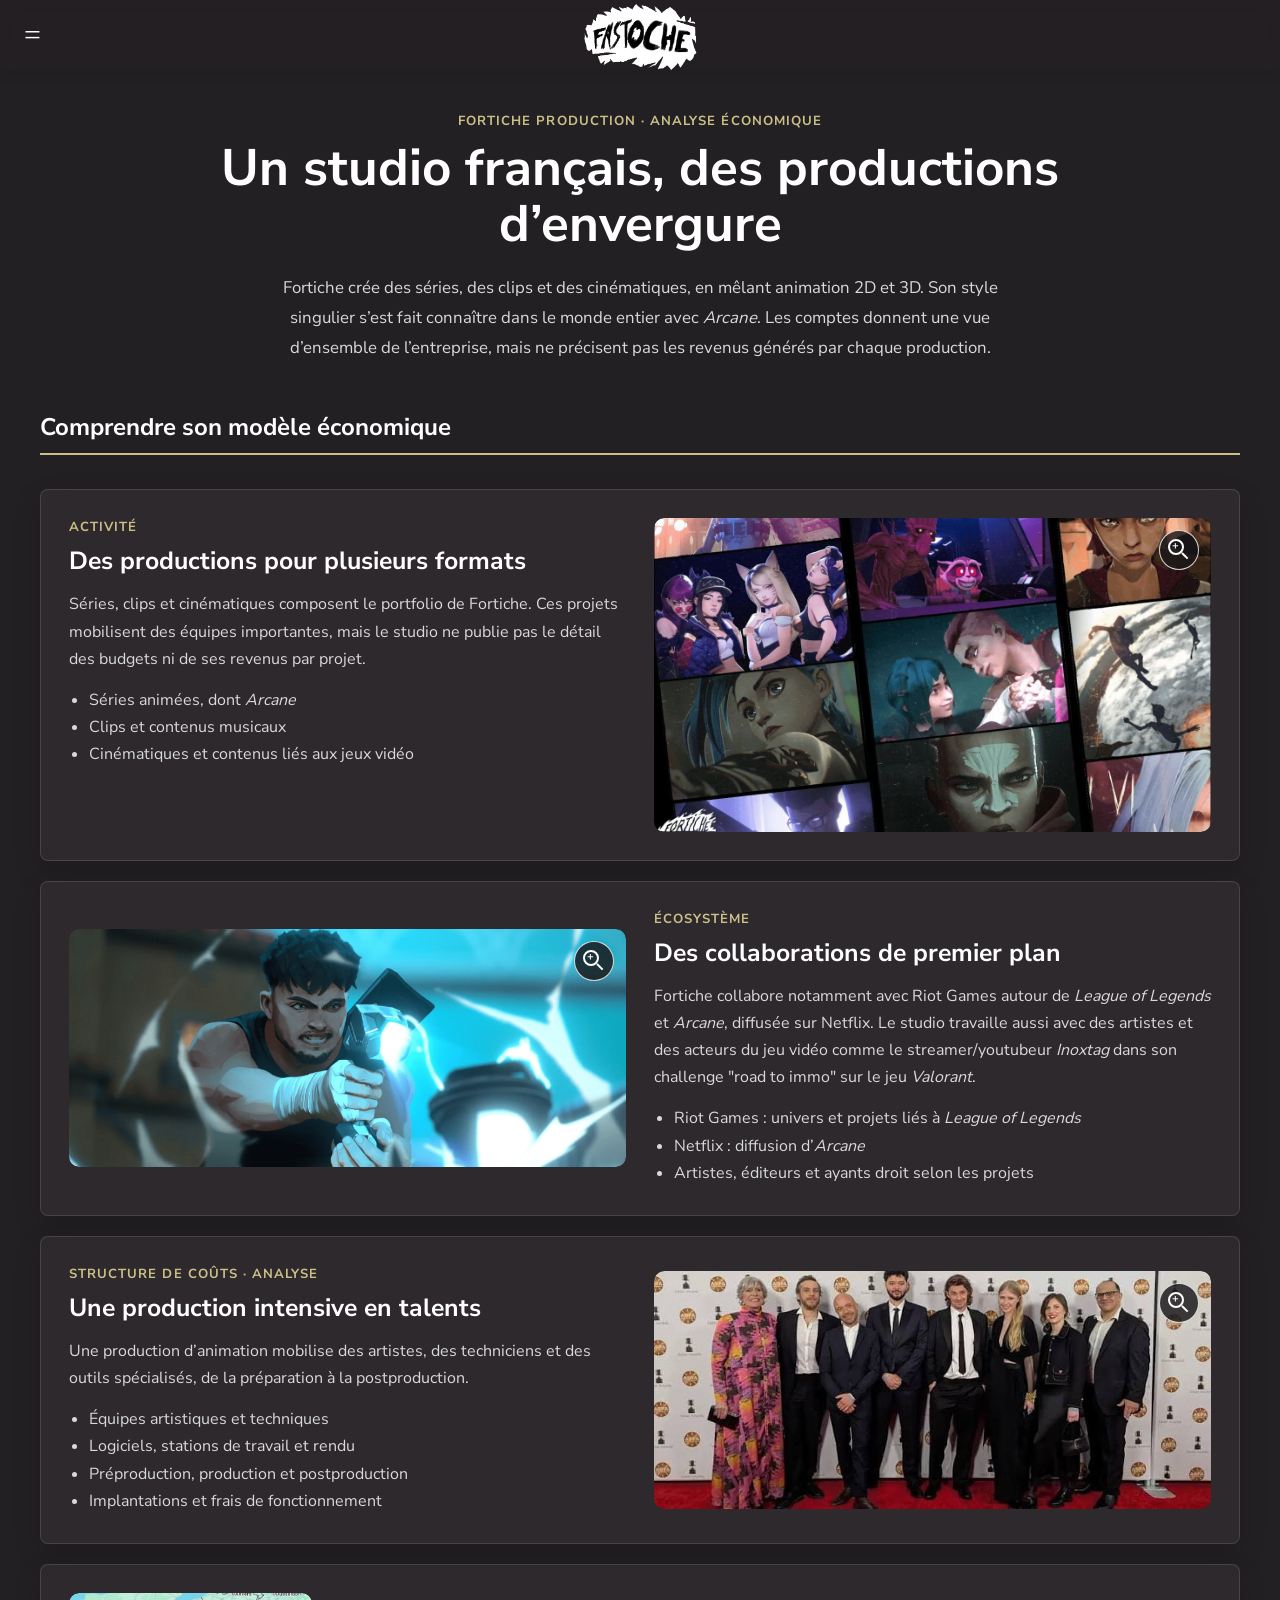
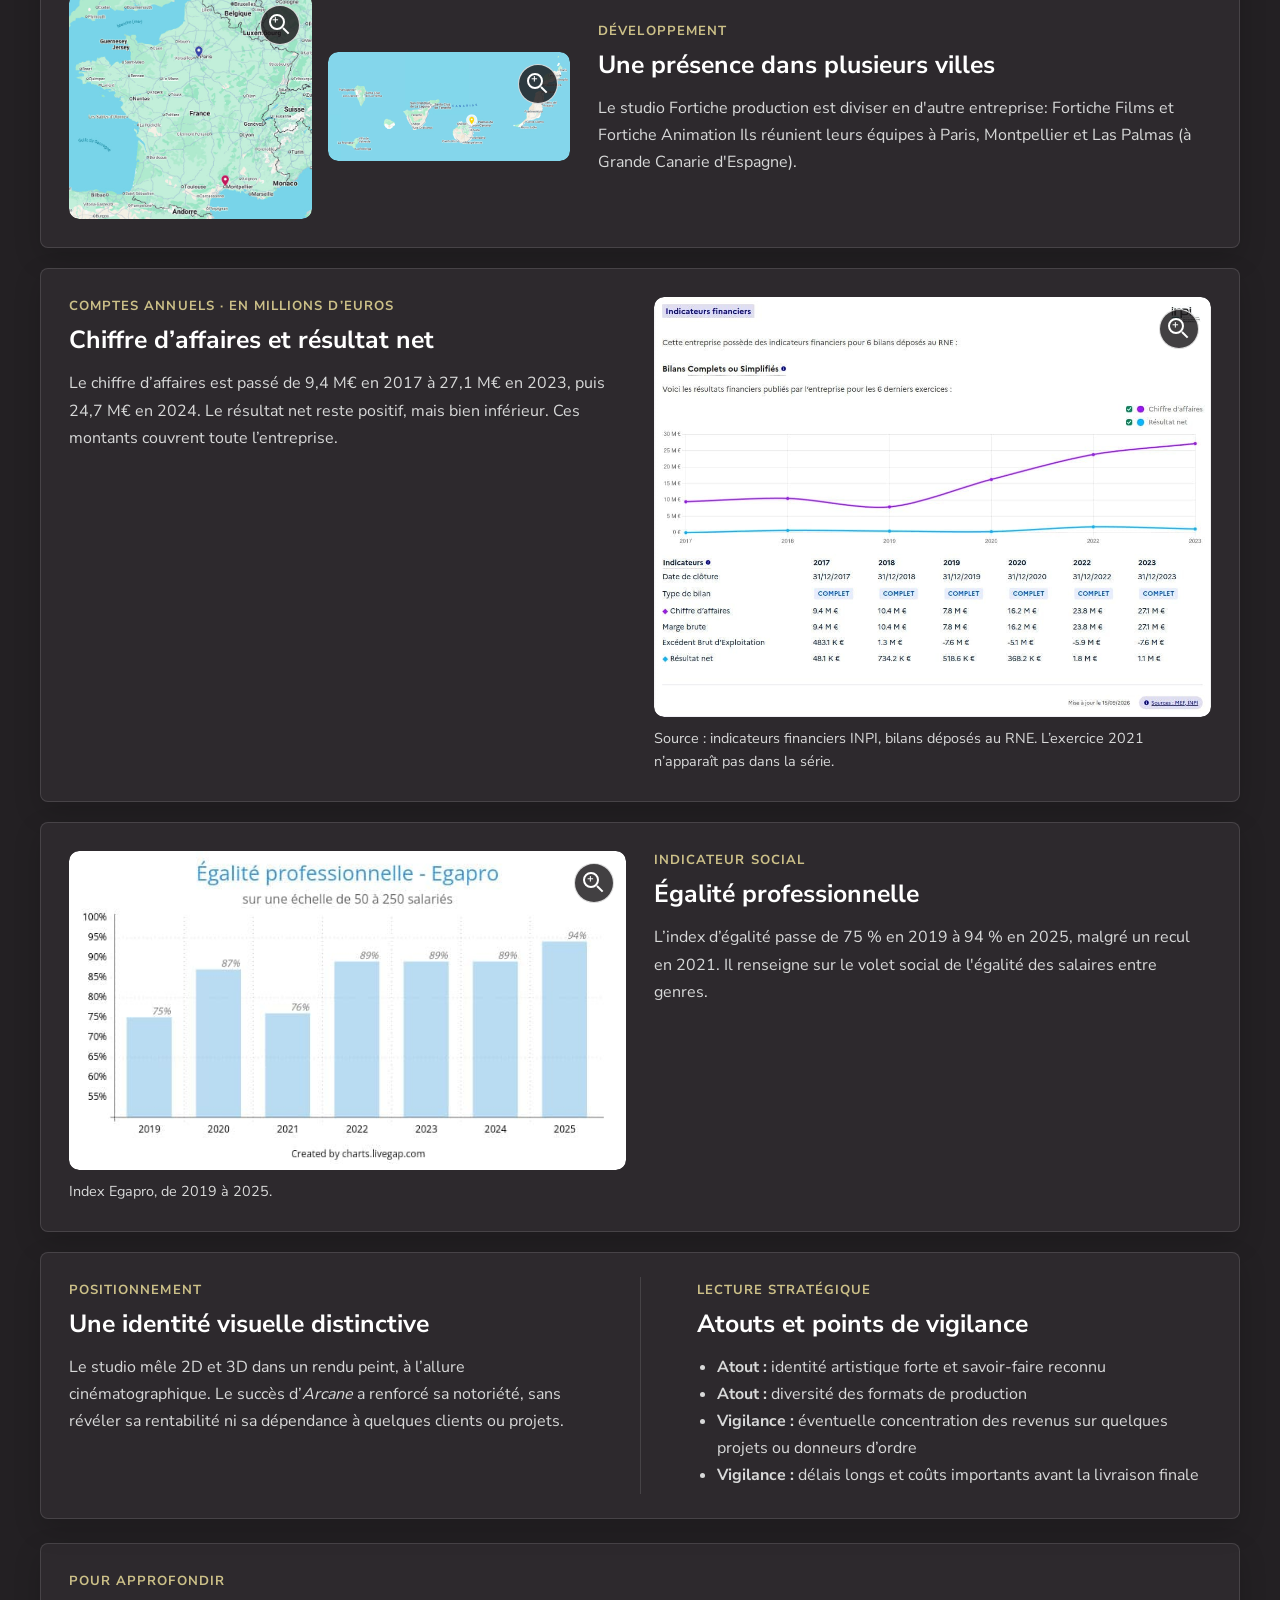
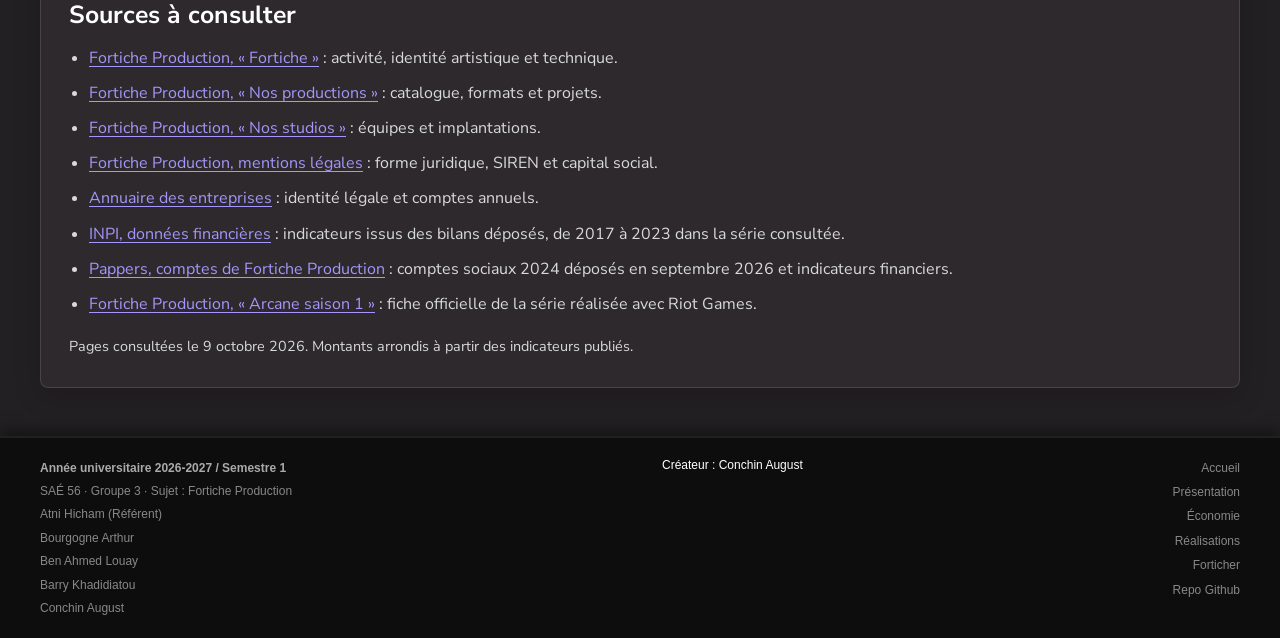
<file: economy.html>
<!DOCTYPE html>
<html lang="fr">
<head>
    <meta charset="UTF-8">
    <meta name="viewport" content="width=device-width, initial-scale=1.0">
    <title>Fortiche Studio | Économie</title>
    <link rel="stylesheet" href="./css/styles.css">
    <link rel="stylesheet" href="./css/pages/economy.css">
    <link rel="icon" href="./assets/icone/favicon.ico">
</head>
<body>
    <header>
        <nav class="navigation">
            <div class="menu-container">
                <input type="checkbox" id="menu-toggle" class="menu-checkbox">
                <label for="menu-toggle" class="menu-button">=</label>

                <div class="menu-links">
                    <a href="index.html">Accueil</a>
                    <a href="presentation.html">Présentation</a>
                    <a href="economy.html" class="active">Economie</a>
                    <a href="projets.html">Realisations</a>
                    <a href="team.html">Forticher</a>
                </div>
            </div>

          <img src="./assets/fortiche_blanc.png" alt="Logo fastoche" class="nav-gif">
            <div class="nav-spacer"></div>
        </nav>
    </header>

    <main class="economy-page">
        <section class="economy-hero">
            <p class="eyebrow">Fortiche Production · Analyse économique</p>
            <h1>Un studio français, des productions d’envergure</h1>
            <p>
                Fortiche crée des séries, des clips et des cinématiques, en mêlant animation 2D et 3D.
                Son style singulier s’est fait connaître dans le monde entier avec <em>Arcane</em>.
                Les comptes donnent une vue d’ensemble de l’entreprise, mais ne précisent pas les revenus
                générés par chaque production.
            </p>
        </section>

        <section class="economy-grid">
            <h2 class="section-heading">Comprendre son modèle économique</h2>
            <article class="info-card wide-card">
                <div class="card-copy">
                    <p class="card-kicker">Activité</p>
                    <h2>Des productions pour plusieurs formats</h2>
                    <p>
                        Séries, clips et cinématiques composent le portfolio de Fortiche. Ces projets mobilisent des
                        équipes importantes, mais le studio ne publie pas le détail des budgets ni de ses revenus par projet.
                    </p>
                    <ul>
                        <li>Séries animées, dont <em>Arcane</em></li>
                        <li>Clips et contenus musicaux</li>
                        <li>Cinématiques et contenus liés aux jeux vidéo</li>
                    </ul>
                </div>
                <figure class="image-figure activity-img">
                    <a class="image-link" href="./assets/fortiche-banderole.jpg"
                       target="_blank" rel="noopener noreferrer" aria-label="Agrandir la mosaïque d’images d’Arcane">
                        <img src="./assets/fortiche-banderole.jpg"
                             alt="Mosaïque de scènes d’Arcane, avec le logo Fortiche dans le coin inférieur gauche.">
                        <span class="zoom-indicator" aria-hidden="true"><span>+</span></span>
                    </a>
                </figure>
            </article>

            <article class="info-card wide-card client-card">
                <figure class="image-figure collab-img">
                    <a class="image-link" href="./assets/fortiche-colab-inoxtag.jpg"
                       target="_blank" rel="noopener noreferrer" aria-label="Agrandir l’image de collaboration autour de Valorant">
                        <img src="./assets/fortiche-colab-inoxtag.jpg"
                             alt="Personnage animé de Valorant dans une scène éclairée en bleu.">
                        <span class="zoom-indicator" aria-hidden="true"><span>+</span></span>
                    </a>
                </figure>
                <div class="card-copy">
                    <p class="card-kicker">Écosystème</p>
                    <h2>Des collaborations de premier plan</h2>
                    <p>
                        Fortiche collabore notamment avec Riot Games autour de <em>League of Legends</em> et
                        <em>Arcane</em>, diffusée sur Netflix. Le studio travaille aussi avec des artistes et des acteurs
                        du jeu vidéo comme le streamer/youtubeur <em>Inoxtag</em> dans son challenge "road to immo" sur le jeu <em>Valorant</em>.
                    </p>
                    <ul>
                        <li>Riot Games : univers et projets liés à <em>League of Legends</em></li>
                        <li>Netflix : diffusion d’<em>Arcane</em></li>
                        <li>Artistes, éditeurs et ayants droit selon les projets</li>
                    </ul>
                </div>
            </article>

            <article class="info-card wide-card production-card">
                <div class="card-copy">
                    <p class="card-kicker">Structure de coûts · analyse</p>
                    <h2>Une production intensive en talents</h2>
                    <p>
                        Une production d’animation mobilise des artistes, des techniciens et des outils spécialisés,
                        de la préparation à la postproduction.
                    </p>
                    <ul>
                        <li>Équipes artistiques et techniques</li>
                        <li>Logiciels, stations de travail et rendu</li>
                        <li>Préproduction, production et postproduction</li>
                        <li>Implantations et frais de fonctionnement</li>
                    </ul>
                </div>
                <figure class="image-figure production-img">
                    <a class="image-link" href="./assets/fortiche-equipe-x-riot.jpeg"
                       target="_blank" rel="noopener noreferrer" aria-label="Agrandir la photo de l’équipe Fortiche">
                        <img src="./assets/fortiche-equipe-x-riot.jpeg"
                             alt="Membres de l’équipe Fortiche réunis lors d’un événement devant un mur de logos.">
                        <span class="zoom-indicator" aria-hidden="true"><span>+</span></span>
                    </a>
                </figure>
            </article>

            <article class="info-card wide-card studios-card">
                <div class="studio-maps">
                    <figure class="image-figure studios-img">
                        <a class="image-link" href="./assets/fortiche-carte-studios.jpg"
                           target="_blank" rel="noopener noreferrer" aria-label="Agrandir la carte des studios Fortiche">
                            <img src="./assets/fortiche-carte-studios.jpg"
                                 alt="Carte des implantations Fortiche en France, avec des repères à Paris et Montpellier.">
                            <span class="zoom-indicator" aria-hidden="true"><span>+</span></span>
                        </a>
                    </figure>
                    <figure class="image-figure laspalmas-img">
                        <a class="image-link" href="./assets/fortiche-carte-studio-laspalmas.jpg"
                           target="_blank" rel="noopener noreferrer" aria-label="Agrandir la carte du studio de Las Palmas">
                            <img src="./assets/fortiche-carte-studio-laspalmas.jpg"
                                 alt="Carte des îles Canaries avec un repère sur Las Palmas de Gran Canaria.">
                            <span class="zoom-indicator" aria-hidden="true"><span>+</span></span>
                        </a>
                    </figure>
                </div>
                <div class="card-copy">
                    <p class="card-kicker">Développement</p>
                    <h2>Une présence dans plusieurs villes</h2>
                    <p>
                        Le studio Fortiche production est diviser en d'autre entreprise: Fortiche Films et Fortiche Animation
                        Ils réunient leurs équipes à Paris, Montpellier et Las Palmas (à Grande Canarie d'Espagne).
                    </p>
                </div>
            </article>

            <article class="info-card wide-card chart-card">
                <div class="card-copy">
                    <p class="card-kicker">Comptes annuels · en millions d’euros</p>
                    <h2>Chiffre d’affaires et résultat net</h2>
                    <p>
                        Le chiffre d’affaires est passé de 9,4 M€ en 2017 à 27,1 M€ en 2023, puis 24,7 M€ en 2024.
                        Le résultat net reste positif, mais bien inférieur. Ces montants couvrent toute l’entreprise.
                    </p>
                </div>
                <figure class="image-figure finance-img">
                          <a class="image-link" href="./assets/resultats_financers_fortiche.jpg"
                            target="_blank" rel="noopener noreferrer" aria-label="Agrandir le graphique des indicateurs financiers de Fortiche">
                        <img src="./assets/resultats_financers_fortiche.jpg"
                             alt="Indicateurs financiers de Fortiche Production : chiffre d’affaires et résultat net pour les exercices 2017, 2018, 2019, 2020, 2022 et 2023.">
                        <span class="zoom-indicator" aria-hidden="true"><span>+</span></span>
                          </a>
                    <figcaption>Source : indicateurs financiers INPI, bilans déposés au RNE. L’exercice 2021 n’apparaît pas dans la série.</figcaption>
                </figure>
            </article>

            <article class="info-card wide-card chart-card">
                <figure class="image-figure social-img">
                          <a class="image-link" href="./assets/egaliter_revenue_sexe.jpg"
                            target="_blank" rel="noopener noreferrer" aria-label="Agrandir le graphique de l’index d’égalité professionnelle">
                        <img src="./assets/egaliter_revenue_sexe.jpg"
                             alt="Évolution de l’index d’égalité professionnelle : 75 % en 2019, 87 % en 2020, 76 % en 2021, 89 % de 2022 à 2024, et 94 % en 2025.">
                        <span class="zoom-indicator" aria-hidden="true"><span>+</span></span>
                          </a>
                    <figcaption>Index Egapro, de 2019 à 2025.</figcaption>
                </figure>
                <div class="card-copy">
                    <p class="card-kicker">Indicateur social</p>
                    <h2>Égalité professionnelle</h2>
                    <p>
                        L’index d’égalité passe de 75 % en 2019 à 94 % en 2025, malgré un recul en 2021.
                        Il renseigne sur le volet social de l'égalité des salaires entre genres.
                    </p>
                </div>
            </article>

            <article class="info-card combined-card">
                <div class="combined-column">
                    <p class="card-kicker">Positionnement</p>
                    <h2>Une identité visuelle distinctive</h2>
                    <p>
                        Le studio mêle 2D et 3D dans un rendu peint, à l’allure cinématographique.
                        Le succès d’<em>Arcane</em> a renforcé sa notoriété, sans révéler sa rentabilité
                        ni sa dépendance à quelques clients ou projets.
                    </p>
                </div>

                <div class="divider" aria-hidden="true"></div>

                <div class="combined-column">
                    <p class="card-kicker">Lecture stratégique</p>
                    <h2>Atouts et points de vigilance</h2>
                    <ul>
                        <li><strong>Atout :</strong> identité artistique forte et savoir-faire reconnu</li>
                        <li><strong>Atout :</strong> diversité des formats de production</li>
                        <li><strong>Vigilance :</strong> éventuelle concentration des revenus sur quelques projets ou donneurs d’ordre</li>
                        <li><strong>Vigilance :</strong> délais longs et coûts importants avant la livraison finale</li>
                    </ul>
                </div>
            </article>
        </section>

        <section class="sources">
            <p class="card-kicker">Pour approfondir</p>
            <h2>Sources à consulter</h2>
            <ul>
                <li><a href="https://forticheprod.com/fr/fortiche/" target="_blank" rel="noopener noreferrer">Fortiche Production, « Fortiche »</a> : activité, identité artistique et technique.</li>
                <li><a href="https://forticheprod.com/fr/fortichize/" target="_blank" rel="noopener noreferrer">Fortiche Production, « Nos productions »</a> : catalogue, formats et projets.</li>
                <li><a href="https://forticheprod.com/fr/forticher/" target="_blank" rel="noopener noreferrer">Fortiche Production, « Nos studios »</a> : équipes et implantations.</li>
                <li><a href="https://forticheprod.com/fr/mentions-legales/" target="_blank" rel="noopener noreferrer">Fortiche Production, mentions légales</a> : forme juridique, SIREN et capital social.</li>
                <li><a href="https://annuaire-entreprises.data.gouv.fr/entreprise/fortiche-production-512985797" target="_blank" rel="noopener noreferrer">Annuaire des entreprises</a> : identité légale et comptes annuels.</li>
                <li><a href="https://data.inpi.fr/entreprises/512985797" target="_blank" rel="noopener noreferrer">INPI, données financières</a> : indicateurs issus des bilans déposés, de 2017 à 2023 dans la série consultée.</li>
                <li><a href="https://www.pappers.fr/entreprise/fortiche-production-512985797" target="_blank" rel="noopener noreferrer">Pappers, comptes de Fortiche Production</a> : comptes sociaux 2024 déposés en septembre 2026 et indicateurs financiers.</li>
                <li><a href="https://forticheprod.com/fr/portfolio/arcane-season-1/" target="_blank" rel="noopener noreferrer">Fortiche Production, « Arcane saison 1 »</a> : fiche officielle de la série réalisée avec Riot Games.</li>
            </ul>
            <p class="source-date">Pages consultées le 9 octobre 2026. Montants arrondis à partir des indicateurs publiés.</p>
        </section>
    </main>

    <footer>
        <div class="footer-gauche">
            <p class="footer-annee">Année universitaire 2026-2027 / Semestre 1</p>
            <p>SAÉ 56 · Groupe 3 · Sujet : Fortiche Production</p>
            <p>Atni Hicham (Référent)</p>
            <p>Bourgogne Arthur</p>
            <p>Ben Ahmed Louay</p>
            <p>Barry Khadidiatou</p>
            <p>Conchin August</p>
        </div>

        <div class="footer-centre">
            <a href="https://github.com/daperkz" target="_blank" rel="noopener noreferrer">Créateur : Conchin August</a>
        </div>

        <div class="footer-droite">
            <a href="index.html">Accueil</a>
            <a href="presentation.html">Présentation</a>
            <a href="economy.html">Économie</a>
            <a href="projets.html">Réalisations</a>
            <a href="team.html">Forticher</a>
            <a href="https://github.com/h-atni/SA-56-S1A1-Groupe-3">Repo Github</a>
        </div>
    </footer>

</body>
</html>
</file>
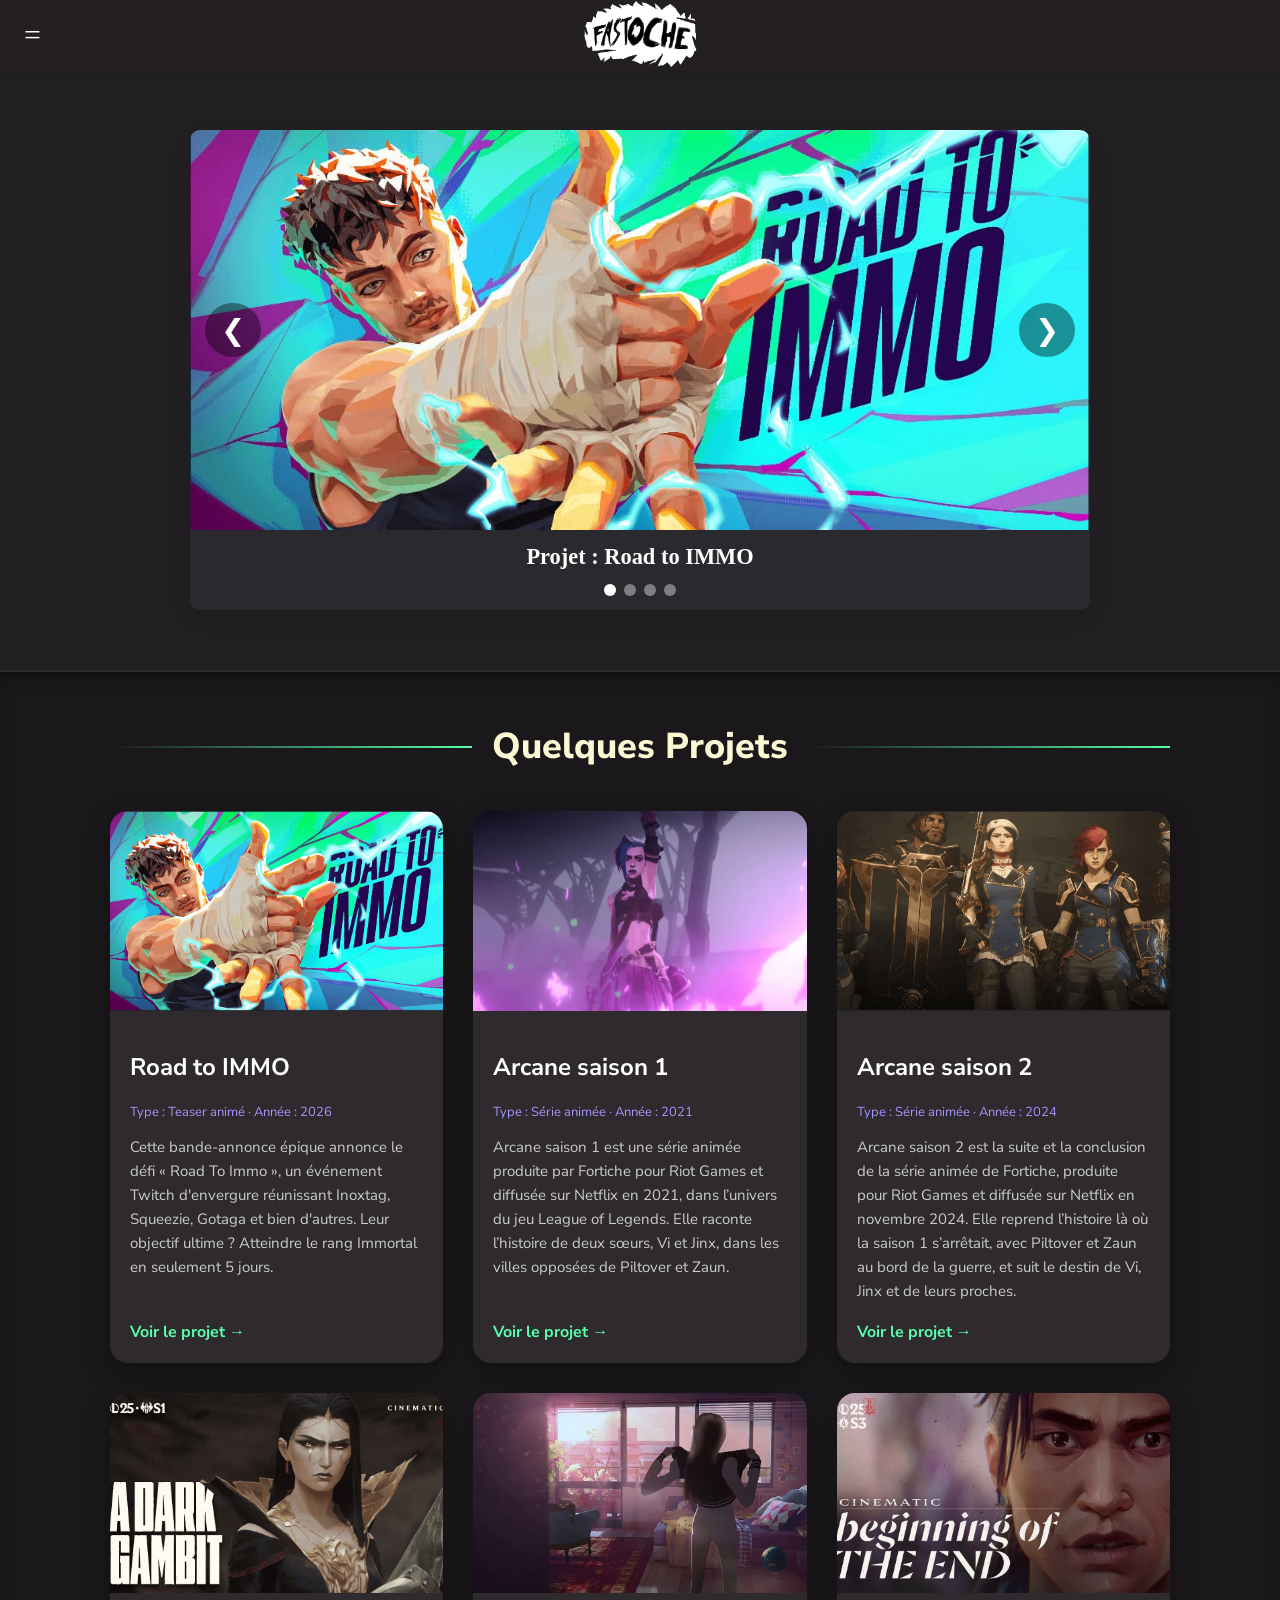
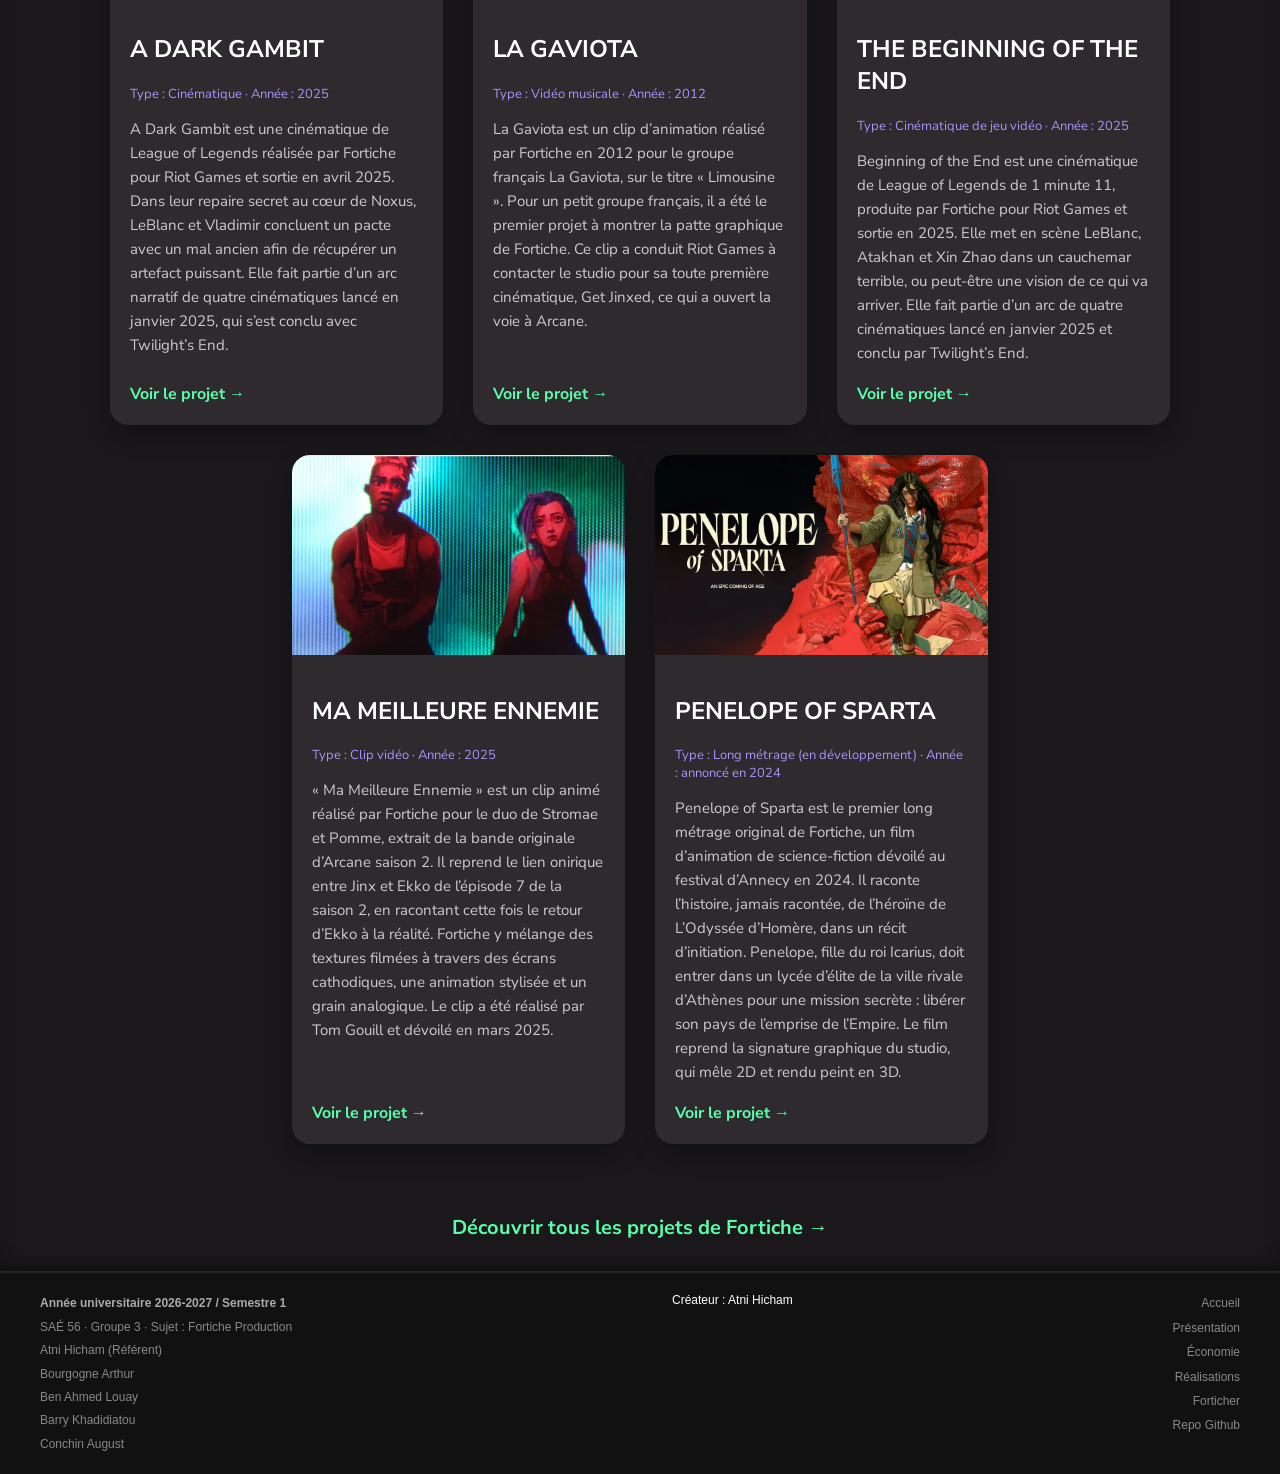
<file: projets.html>
<!DOCTYPE html>
<html lang="fr">
<head>
    <meta charset="UTF-8">
    <meta name="viewport" content="width=device-width, initial-scale=1.0">

    <link rel="stylesheet" media="screen" href="./css/styles.css">
    <link rel="stylesheet" media="screen" href="./css/pages/projets.css">
    <link rel="icon" href="./assets/icone/favicon.ico">
    <title>Projets</title>
</head>

<body>
    <nav class="navigation">
        <div class="menu-container">
            <input type="checkbox" id="menu-toggle" class="menu-checkbox">
            <label for="menu-toggle" class="menu-button">=</label>

            <div class="menu-links">
                <a href="index.html">Accueil</a>
                <a href="presentation.html">Présentation</a>
                <a href="economy.html">Économie</a>
                <a href="projets.html" class="active">Réalisations</a>
                <a href="team.html">Forticher</a>
            </div>
        </div>

        <img src="./assets/fortiche_blanc.png" alt="Logo Fastoche" class="nav-gif">

        <div class="nav-spacer"></div>
    </nav>

    <div class="carousel">

        <input type="radio" name="slider" id="s1" checked>
        <input type="radio" name="slider" id="s2">
        <input type="radio" name="slider" id="s3">
        <input type="radio" name="slider" id="s4">

        <div class="carousel-track">

            <div class="slide">
                <img src="./assets/projet.jpg" alt="Projet : Road to IMMO">
                <span class="slide-label">Projet : Road to IMMO</span>
                <label for="s4" class="arrow prev" title="Projet précédent">&#10094;</label>
                <label for="s2" class="arrow next" title="Projet suivant">&#10095;</label>
            </div>

            <div class="slide">
                <img src="./assets/arcane2.jpg" alt="Projet : Arcane saison 1">
                <span class="slide-label">Projet : Arcane saison 1</span>
                <label for="s1" class="arrow prev" title="Projet précédent">&#10094;</label>
                <label for="s3" class="arrow next" title="Projet suivant">&#10095;</label>
            </div>

            <div class="slide">
                <img src="./assets/arcane.jpg" alt="Projet : Arcane saison 2">
                <span class="slide-label">Projet : Arcane saison 2</span>
                <label for="s2" class="arrow prev" title="Projet précédent">&#10094;</label>
                <label for="s4" class="arrow next" title="Projet suivant">&#10095;</label>
            </div>

            <div class="slide">
                <img src="./assets/Cinematic.jpg" alt="Projet : A DARK GAMBIT">
                <span class="slide-label">Projet : A DARK GAMBIT</span>
                <label for="s3" class="arrow prev" title="Projet précédent">&#10094;</label>
                <label for="s1" class="arrow next" title="Projet suivant">&#10095;</label>
            </div>

        </div>

        <div class="dots">
            <label for="s1"></label>
            <label for="s2"></label>
            <label for="s3"></label>
            <label for="s4"></label>
        </div>

    </div>

    <section class="projects-section">
        <h1 class="projects-title">Quelques Projets</h1>

        <div class="projects-cards">

            <a class="project-card" href="https://forticheprod.com/fr/portfolio/road-to-immo/" target="_blank" rel="noopener noreferrer">
                <img src="./assets/projet.jpg" alt="Road to IMMO">
                <div class="project-card-body">
                    <h2>Road to IMMO</h2>
                    <span class="project-card-meta">Type : Teaser animé · Année : 2026</span>
                    <p>Cette bande-annonce épique annonce le défi « Road To Immo », un événement Twitch d'envergure réunissant Inoxtag, Squeezie, Gotaga et bien d'autres. Leur objectif ultime ? Atteindre le rang Immortal en seulement 5 jours.</p>
                    <span class="project-card-link">Voir le projet →</span>
                </div>
            </a>

            <a class="project-card" href="https://forticheprod.com/fr/portfolio/arcane-season-1/" target="_blank" rel="noopener noreferrer">
                <img src="./assets/arcane2.jpg" alt="Arcane saison 1">
                <div class="project-card-body">
                    <h2>Arcane saison 1</h2>
                    <span class="project-card-meta">Type : Série animée · Année : 2021</span>
                    <p>Arcane saison 1 est une série animée produite par Fortiche pour Riot Games et diffusée sur Netflix en 2021, dans l’univers du jeu League of Legends. Elle raconte l’histoire de deux sœurs, Vi et Jinx, dans les villes opposées de Piltover et Zaun.</p>
                    <span class="project-card-link">Voir le projet →</span>
                </div>
            </a>

            <a class="project-card" href="https://forticheprod.com/fr/portfolio/arcane-season-2/" target="_blank" rel="noopener noreferrer">
                <img src="./assets/arcane.jpg" alt="Arcane saison 2">
                <div class="project-card-body">
                    <h2>Arcane saison 2</h2>
                    <span class="project-card-meta">Type : Série animée · Année : 2024</span>
                    <p>Arcane saison 2 est la suite et la conclusion de la série animée de Fortiche, produite pour Riot Games et diffusée sur Netflix en novembre 2024. Elle reprend l’histoire là où la saison 1 s’arrêtait, avec Piltover et Zaun au bord de la guerre, et suit le destin de Vi, Jinx et de leurs proches.</p>
                    <span class="project-card-link">Voir le projet →</span>
                </div>
            </a>

            <a class="project-card" href="https://forticheprod.com/fr/portfolio/a-dark-gambit/" target="_blank" rel="noopener noreferrer">
                <img src="./assets/Cinematic.jpg" alt="A DARK GAMBIT">
                <div class="project-card-body">
                    <h2>A DARK GAMBIT</h2>
                    <span class="project-card-meta">Type : Cinématique · Année : 2025</span>
                    <p>A Dark Gambit est une cinématique de League of Legends réalisée par Fortiche pour Riot Games et sortie en avril 2025. Dans leur repaire secret au cœur de Noxus, LeBlanc et Vladimir concluent un pacte avec un mal ancien afin de récupérer un artefact puissant. Elle fait partie d’un arc narratif de quatre cinématiques lancé en janvier 2025, qui s’est conclu avec Twilight’s End.</p>
                    <span class="project-card-link">Voir le projet →</span>
                </div>
            </a>

            <a class="project-card" href="https://forticheprod.com/fr/portfolio/la-gaviota/" target="_blank" rel="noopener noreferrer">
                <img src="./assets/chambre.jpg" alt="La Gaviota">
                <div class="project-card-body">
                    <h2>LA GAVIOTA</h2>
                    <span class="project-card-meta">Type : Vidéo musicale · Année : 2012</span>
                    <p>La Gaviota est un clip d’animation réalisé par Fortiche en 2012 pour le groupe français La Gaviota, sur le titre « Limousine ». Pour un petit groupe français, il a été le premier projet à montrer la patte graphique de Fortiche. Ce clip a conduit Riot Games à contacter le studio pour sa toute première cinématique, Get Jinxed, ce qui a ouvert la voie à Arcane.</p>
                    <span class="project-card-link">Voir le projet →</span>
                </div>
            </a>

            <a class="project-card" href="https://forticheprod.com/fr/portfolio/beginning-of-the-end/" target="_blank" rel="noopener noreferrer">
                <img src="./assets/beginning-of-the-end.jpg" alt="Beginning of the End">
                <div class="project-card-body">
                    <h2>THE BEGINNING OF THE END</h2>
                    <span class="project-card-meta">Type : Cinématique de jeu vidéo · Année : 2025</span>
                    <p>Beginning of the End est une cinématique de League of Legends de 1 minute 11, produite par Fortiche pour Riot Games et sortie en 2025. Elle met en scène LeBlanc, Atakhan et Xin Zhao dans un cauchemar terrible, ou peut-être une vision de ce qui va arriver. Elle fait partie d’un arc de quatre cinématiques lancé en janvier 2025 et conclu par Twilight’s End.</p>
                    <span class="project-card-link">Voir le projet →</span>
                </div>
            </a>

            <a class="project-card" href="https://forticheprod.com/fr/portfolio/ma-meilleure-ennemie/" target="_blank" rel="noopener noreferrer">
                <img src="./assets/ma_meilleure_ennemie.jpg" alt="Ma Meilleure Ennemie">
                <div class="project-card-body">
                    <h2>MA MEILLEURE ENNEMIE</h2>
                    <span class="project-card-meta">Type : Clip vidéo · Année : 2025</span>
                    <p>« Ma Meilleure Ennemie » est un clip animé réalisé par Fortiche pour le duo de Stromae et Pomme, extrait de la bande originale d’Arcane saison 2. Il reprend le lien onirique entre Jinx et Ekko de l’épisode 7 de la saison 2, en racontant cette fois le retour d’Ekko à la réalité. Fortiche y mélange des textures filmées à travers des écrans cathodiques, une animation stylisée et un grain analogique. Le clip a été réalisé par Tom Gouill et dévoilé en mars 2025.</p>
                    <span class="project-card-link">Voir le projet →</span>
                </div>
            </a>

            <a class="project-card" href="https://forticheprod.com/fr/portfolio/penelope-of-sparta/" target="_blank" rel="noopener noreferrer">
                <img src="./assets/penelope-of-sparta.jpg" alt="Penelope of Sparta">
                <div class="project-card-body">
                    <h2>PENELOPE OF SPARTA</h2>
                    <span class="project-card-meta">Type : Long métrage (en développement) · Année : annoncé en 2024</span>
                    <p>Penelope of Sparta est le premier long métrage original de Fortiche, un film d’animation de science-fiction dévoilé au festival d’Annecy en 2024. Il raconte l’histoire, jamais racontée, de l’héroïne de L’Odyssée d’Homère, dans un récit d’initiation. Penelope, fille du roi Icarius, doit entrer dans un lycée d’élite de la ville rivale d’Athènes pour une mission secrète : libérer son pays de l’emprise de l’Empire. Le film reprend la signature graphique du studio, qui mêle 2D et rendu peint en 3D.</p>
                    <span class="project-card-link">Voir le projet →</span>
                </div>
            </a>

        </div>

        <div class="projects-more">
            <a class="projects-more-link" href="https://forticheprod.com/fr/fortichize/" target="_blank" rel="noopener noreferrer">Découvrir tous les projets de Fortiche →</a>
        </div>
    </section>

    <footer>
        <div class="footer-gauche">
            <p class="footer-annee">Année universitaire 2026-2027 / Semestre 1</p>
            <p>SAÉ 56 · Groupe 3 · Sujet : Fortiche Production</p>
            <p>Atni Hicham (Référent)</p>
            <p>Bourgogne Arthur</p>
            <p>Ben Ahmed Louay</p>
            <p>Barry Khadidiatou</p>
            <p>Conchin August</p>
        </div>

        <div class="footer-centre">
            <a href="https://github.com/h-atni" target="_blank" rel="noopener noreferrer">Créateur : Atni Hicham</a>
        </div>

        <div class="footer-droite">
            <a href="index.html">Accueil</a>
            <a href="presentation.html">Présentation</a>
            <a href="economy.html">Économie</a>
            <a href="projets.html">Réalisations</a>
            <a href="team.html">Forticher</a>
            <a href="https://github.com/h-atni/SA-56-S1A1-Groupe-3" target="_blank" rel="noopener noreferrer">Repo Github</a>
        </div>
    </footer>
</body>
</html>
</file>
<file: css/styles.css>
:root {
    --color-background: #232023;
    --color: white;
    --color-rouge-corail: #FF364A;
    --color-sable: #CCC088;
    --color-gris-clair: #D8D9D9;
    --color-vert-menthe: #58FFAB;
    --color-lavande: #A496FA;
    --main-font: "Nunito Sans";
}

@font-face {
    font-family: "Nunito Sans";
    src: url("../assets/font/NunitoSans-VariableFont_YTLC,opsz,wdth,wght.ttf") format("truetype");
    font-style: normal;
    font-weight: 200 1000;
    font-display: swap;
}

body {
    margin: 0;
    padding: 0;
    background-color: var(--color-background);
    color: var(--color);
}

/* ============================================
   NAVIGATION & MENU (Version unifiée & moderne)
============================================ */
header nav.navigation, nav.navigation {
    width: 100%;
    height: 70px;
    position: fixed;
    top: 0;
    left: 0;
    z-index: 100;
    padding: 0 24px;
    display: flex;
    justify-content: space-between;
    align-items: center;
    box-sizing: border-box;
    /* --- Effet de verre (Glassmorphism) --- */
    background-color: rgba(35, 32, 35, 0.8);
    backdrop-filter: blur(10px);
    -webkit-backdrop-filter: blur(10px);

    box-shadow: 0 4px 12px rgba(0, 0, 0, 0.08);
}

.burger,
.menu-container,
.nav-spacer {
    width: 120px;
}

.burger-button,
.menu-button {
    display: flex;
    align-items: center;
    height: 70px;
    color: white;
    font-size: 30px;
    cursor: pointer;
    user-select: none;
}

#menu-toggle,
.menu-checkbox {
    display: none;
}

.menu,
.menu-links {
    display: none;
    position: absolute;
    top: 76px;
    left: 12px;
    width: 220px;
    padding: 8px 0;
    flex-direction: column;
    background-color: var(--color-background);
    border-radius: 12px;
    box-shadow: 0 10px 30px rgba(0, 0, 0, 0.25);
    z-index: 10;
}

.menu a,
.menu-links a {
    display: block;
    padding: 14px 24px;
    font-family: "Nunito Sans";
    font-size: 20px;
    text-align: left;
    text-decoration: none;
    color: var(--color-gris-clair);
    transition: background-color .2s ease, color .2s ease;
}

.menu a:hover,
.menu-links a:hover {
    background-color: rgba(88, 255, 171, .1);
    color: var(--color-vert-menthe);
}

.menu a.active,
.menu-links a.active {
    background-color: rgba(204, 192, 136, .1);
    color: var(--color-sable);
    font-weight: 700;
}

#menu-toggle:checked ~ .menu,
#menu-toggle:checked ~ .menu-links {
    display: flex;
}

/* ============================================
   LOGO (Centré dans la navbar)
============================================ */

.nav-gif {
    height: 150%;
    width: auto;
    display: block;
    position: absolute;
    left: 50%;
    transform: translateX(-50%);
}

a {
    text-align: center;
    font-family: "Nunito Sans";
    text-decoration: none;
    color: #000000;
    font-size: 25px;
    width: auto;
}

/* ============================================
   HERO / SECTIONS COMMUNES
============================================ */
.hero-container {
    position: relative;
    width: 100%;
    height: 100vh;
    padding: 85px 20px 20px 20px;
    box-sizing: border-box;
}

.hero-image {
    width: 100%;
    height: 100%;
    object-fit: cover;
    border-radius: 35px;
    box-shadow: 0 15px 35px rgba(0, 0, 0, 0.1);
    align-self: center;
}

.hero-overlay {
    position: absolute;
    top: 85px;
    left: 20px;
    right: 20px;
    bottom: 20px;
    display: flex;
    justify-content: center;
    align-items: center;
    background-color: rgba(255, 226, 193, 0.123);
    border-radius: 24px;
    opacity: 0;
    transition: opacity 0.5s ease;
}

.hero-title {
    font-family: "Nunito Sans";
    color: #FDF8D4;
    font-size: 60px;
    text-align: center;
    margin: 0;
}

.hero-container:hover .hero-image {
    filter: blur(4px);
}

.hero-container:hover .hero-overlay {
    opacity: 1;
}

/* ============================================
   FOOTER
============================================ */
footer {
    padding: 20px 40px;
    display: flex;
    flex-direction: row;
    justify-content: space-between;
    align-items: flex-start;
    min-height: auto;
    background-color: #0e0d0e;
    border-top: 2px solid rgba(255, 255, 255, 0.08);
    box-shadow: 0 -4px 15px rgba(0, 0, 0, 0.5);
}

.footer-gauche {
    display: flex;
    flex-direction: column;
    gap: 3px;
}

.footer-gauche p {
    color: #888888;
    font-family: Arial, Helvetica, sans-serif;
    font-size: 12px;
    margin: 0;
    line-height: 1.7;
}

.footer-gauche p.footer-annee {
    color: #aaaaaa;
    font-weight: bold;
}

.footer-centre {
    display: flex;
    align-items: center;
    justify-content: center;
    flex: 1;
}

.footer-centre a {
    color: var(--color);
    font-family: Arial, Helvetica, sans-serif;
    font-size: 12px;
    margin: 0;
    align-items: center;
}

.footer-droite {
    display: flex;
    flex-direction: column;
    align-items: flex-end;
    gap: 4px;
}

.footer-droite a {
    color: #888888;
    font-family: Arial, Helvetica, sans-serif;
    font-size: 12px;
    text-decoration: none;
    line-height: 1.7;
    transition: color 0.2s ease;
}

.footer-droite a:hover {
    color: beige;
}

/* ============================================
   INTRO
============================================ */
.intro-section {
    padding: 60px 20px;
    text-align: center;
    max-width: 700px;
    margin: 0 auto;
}

.intro-title {
    font-family: "Nunito Sans";
    color: #FDF8D4;
    font-size: 32px;
    margin-bottom: 20px;
}

.intro-text {
    font-family: "Nunito Sans", sans-serif;
    color: #cccccc;
    font-size: 16px;
    line-height: 1.6;
}

/* ============================================
   CARTES
============================================ */
.cards-section {
    display: flex;
    flex-wrap: wrap;
    justify-content: center;
    gap: 20px;
    padding: 20px 40px 60px 40px;
}

.card {
    background-color: #2e2a2e;
    border-radius: 16px;
    padding: 24px;
    width: 220px;
    box-shadow: 0 8px 20px rgba(0, 0, 0, 0.25);
    transition: transform 0.2s ease, background-color 0.2s ease;
}

.card:hover {
    transform: translateY(-5px);
    background-color: #383338;
}

.card h3 {
    font-family: "Nunito Sans";
    color: #d65a31;
    font-size: 20px;
    margin: 0 0 10px 0;
    text-align: left;
}

.card p {
    font-family: "Nunito Sans", sans-serif;
    color: #aaaaaa;
    font-size: 14px;
    margin: 0;
    text-align: left;
}

/* ============================================
   STATS
============================================ */
.stats-section {
    display: flex;
    flex-wrap: wrap;
    justify-content: center;
    gap: 60px;
    padding: 40px 20px 80px 20px;
    background-color: #1a181a;
}

.stat {
    display: flex;
    flex-direction: column;
    align-items: center;
}

.stat-number {
    font-family: "Nunito Sans";
    color: #FDF8D4;
    font-size: 36px;
}

.stat-label {
    font-family: "Nunito Sans", sans-serif;
    color: #888888;
    font-size: 13px;
    margin-top: 5px;
}

/* ============================================
   BOUTON SCROLL
============================================ */
.scroll-btn {
    position: absolute;
    bottom: 40px;
    left: 50%;
    transform: translateX(-50%);
    display: flex;
    align-items: center;
    gap: 8px;
    padding: 12px 24px;
    background-color: rgba(35, 32, 35, 0.7);
    backdrop-filter: blur(6px);
    -webkit-backdrop-filter: blur(6px);
    border: 1px solid rgba(255, 255, 255, 0.2);
    border-radius: 50px;
    color: #FDF8D4;
    font-family: "Nunito Sans";
    font-size: 16px;
    text-decoration: none;
    transition: background-color 0.2s ease, transform 0.2s ease;
    z-index: 5;
}

.scroll-btn:hover {
    background-color: rgba(214, 90, 49, 0.8);
    transform: translateX(-50%) translateY(-3px);
}

.scroll-arrow {
    font-size: 18px;
    animation: bounce 1.5s infinite;
}

@keyframes bounce {
    0%, 100% {
        transform: translateY(0);
    }
    50% {
        transform: translateY(5px);
    }
}
</file>
<file: css/pages/economy.css>
.economy-page {
    --economy-panel: #2d292d;
    --economy-border: rgba(255, 255, 255, .12);
    max-width: 1200px;
    margin: auto;
    padding: 112px 24px 48px;
    color: var(--color, #fff);
    font-family: "Nunito Sans", sans-serif;
}

.economy-page h1,
.economy-page h2 {
    margin: 0 0 14px;
    color: #fff;
    font-weight: 700;
}

.economy-hero {
    max-width: 850px;
    margin: 0 auto 48px;
    text-align: center;
}

.eyebrow,
.card-kicker {
    margin: 0 0 10px;
    color: var(--color-sable);
    font-size: .82rem;
    font-weight: 700;
    letter-spacing: .08em;
    text-transform: uppercase;
}

.economy-page h1 {
    margin-bottom: 20px;
    font-size: clamp(2.3rem, 4vw, 3.7rem);
    line-height: 1.1;
}

.economy-hero > p:last-child {
    max-width: 760px;
    margin: 0 auto;
    color: var(--color-gris-clair);
    font-size: 1.05rem;
    line-height: 1.8;
}

.economy-grid {
    display: grid;
    grid-template-columns: repeat(2, minmax(0, 1fr));
    gap: 20px;
}

.section-heading {
    grid-column: 1 / -1;
    padding-bottom: 10px;
    border-bottom: 2px solid var(--color-sable);
}

.info-card,
.sources {
    border: 1px solid var(--economy-border);
    border-radius: 8px;
    background: var(--economy-panel);
    box-shadow: 0 10px 28px rgba(0, 0, 0, .16);
}

.info-card {
    display: flex;
    align-items: stretch;
    gap: 28px;
    min-width: 0;
    padding: 28px;
}

.info-card > * {
    flex: 1 1 0;
    min-width: 0;
}

.wide-card,
.combined-card {
    grid-column: 1 / -1;
}

.studios-card {
    display: grid;
    grid-template-columns: minmax(0, .9fr) minmax(0, 1.1fr);
    align-items: center;
}

.studio-maps {
    display: grid;
    grid-template-columns: repeat(2, minmax(0, 1fr));
    align-items: center;
    gap: 16px;
    min-width: 0;
}

.info-card h2,
.sources h2 {
    font-size: 1.55rem;
    line-height: 1.25;
}

.info-card p:not(.card-kicker),
.info-card li,
.sources li,
.source-date {
    color: var(--color-gris-clair);
    line-height: 1.7;
}

.info-card p:not(.card-kicker) {
    margin: 0 0 14px;
}

.info-card ul,
.sources ul {
    margin: 0;
    padding-left: 20px;
}

.combined-card {
    display: grid;
    grid-template-columns: minmax(0, 1fr) 1px minmax(0, 1fr);
    align-items: stretch;
    padding: 0;
    overflow: hidden;
}

.combined-column {
    padding: 28px;
}

.divider {
    width: 1px;
    margin: 24px 0;
    background: var(--economy-border);
}

.sources {
    margin-top: 24px;
    padding: 28px;
}

.image-figure {
    margin: 0;
    align-self: center;
}

.image-figure img {
    display: block;
    width: 100%;
    height: auto;
    margin: 0 auto;
    border-radius: 10px;
    background: #fff;
    transition: transform .25s ease;
}

.image-link {
    position: relative;
    display: block;
    width: 100%;
    overflow: hidden;
    border-radius: 10px;
    background: transparent;
    cursor: pointer;
    transition: box-shadow .2s ease;
}

.image-link:hover {
    box-shadow: 0 8px 24px rgba(0, 0, 0, .3);
}

.image-link:hover img,
.image-link:focus-visible img {
    transform: scale(1.035);
}

.zoom-indicator {
    position: absolute;
    top: 12px;
    right: 12px;
    display: grid;
    width: 38px;
    aspect-ratio: 1;
    place-items: center;
    border: 1px solid rgba(255, 255, 255, .8);
    border-radius: 50%;
    background: rgba(25, 23, 25, .82);
    color: #fff;
    font-size: 1.15rem;
    font-weight: 700;
    line-height: 1;
    pointer-events: none;
}

.zoom-indicator::before {
    position: absolute;
    top: 8px;
    left: 8px;
    width: 12px;
    height: 12px;
    border: 2px solid currentColor;
    border-radius: 50%;
    content: "";
}

.zoom-indicator::after {
    position: absolute;
    top: 21px;
    left: 22px;
    width: 8px;
    height: 2px;
    transform: rotate(45deg);
    transform-origin: left center;
    background: currentColor;
    content: "";
}

.zoom-indicator > span {
    position: relative;
    top: -5px;
    left: -4px;
    font-size: .7rem;
}

.image-link:focus-visible {
    outline: 3px solid var(--color-sable);
    outline-offset: 4px;
}

.image-figure figcaption {
    margin-top: 10px;
    color: var(--color-gris-clair);
    font-size: .9rem;
    line-height: 1.6;
}

.source-date {
    margin: 16px 0 0;
    font-size: .9rem;
}

.sources li + li {
    margin-top: 8px;
}

.sources a {
    color: var(--color-lavande);
    font-size: inherit;
    text-align: left;
    text-decoration: underline;
    text-underline-offset: 3px;
}

.sources a:hover {
    color: var(--color-vert-menthe);
}
</file>
<file: css/pages/projets.css>
.nav-gif {
    height: 150%;
    width: auto;
    display: block;
    position: absolute;
    left: 50%;
    top: -20px;
    transform: translateX(-50%);
}

.team-image {
    display: block;
    width: calc(100% - 40px);
    max-width: 1000px;
    margin: 90px auto 20px;
    border-radius: 35px;
}

.banner {
    position: relative;
    width: calc(100% - 40px);
    height: 330px;
    margin: 85px 20px 20px;
    overflow: hidden;
    border-radius: 35px;
}

.banner img {
    width: 100%;
    height: 100%;
    object-fit: cover;
    display: block;
    transition: filter 0.4s ease;
}

.banner-overlay {
    position: absolute;
    top: 0;
    left: 0;
    width: 100%;
    height: 100%;
    display: flex;
    align-items: center;
    justify-content: center;
    background: rgba(0, 0, 0, 0.15);
}

.banner h1 {
    margin: 0;
    color: white;
    font-family: "Permanent Marker", cursive;
    font-size: 40px;
    cursor: pointer;
    transition: transform 0.3s ease;
}

.banner:hover img {
    filter: brightness(0.7);
}

.banner:hover h1 {
    transform: scale(1.1);
}

.carousel {
    position: relative;
    max-width: 900px;
    margin: 130px auto 40px;
    overflow: hidden;
    border-radius: 10px;
    box-shadow: 0 8px 24px rgba(0, 0, 0, 0.15);
    background: #2a2a2e;
}

.carousel input[type="radio"] {
    display: none;
}

.carousel-track {
    display: flex;
    transition: transform 0.6s ease-in-out;
}

#s1:checked ~ .carousel-track { transform: translateX(0); }
#s2:checked ~ .carousel-track { transform: translateX(-100%); }
#s3:checked ~ .carousel-track { transform: translateX(-200%); }
#s4:checked ~ .carousel-track { transform: translateX(-300%); }

.slide {
    position: relative;
    flex: 0 0 100%;
    min-width: 100%;
    display: flex;
    flex-direction: column;
}

.slide img {
    width: 100%;
    height: 400px;
    object-fit: cover;
    display: block;
}

.slide:nth-child(1) img { background: linear-gradient(135deg, #FF3649, #A698FB); }
.slide:nth-child(2) img { background: linear-gradient(135deg, #CDC1B9, #D7D9D8); }
.slide:nth-child(3) img { background: linear-gradient(135deg, #5BFFAB, #A698FB); }
.slide:nth-child(4) img { background: linear-gradient(135deg, #FF3649, #CDC1B9); }

.slide-label {
    padding: 14px 18px 8px;
    text-align: center;
    color: #fff;
    font-size: 1.4rem;
    font-weight: bold;
}

.arrow {
    position: absolute;
    top: 200px;
    transform: translateY(-50%);
    background: rgba(0, 0, 0, 0.4);
    color: white;
    font-size: 1.8rem;
    padding: 10px 16px;
    cursor: pointer;
    border-radius: 50%;
    z-index: 2;
    transition: background 0.2s;
    user-select: none;
}

.arrow:hover { background: rgba(0, 0, 0, 0.7); }
.arrow.prev { left: 15px; }
.arrow.next { right: 15px; }

.dots {
    display: flex;
    justify-content: center;
    gap: 8px;
    padding: 6px 0 14px;
}

.dots label {
    width: 12px;
    height: 12px;
    border-radius: 50%;
    background: rgba(255, 255, 255, 0.4);
    cursor: pointer;
    transition: background 0.2s;
}

#s1:checked ~ .dots label:nth-child(1),
#s2:checked ~ .dots label:nth-child(2),
#s3:checked ~ .dots label:nth-child(3),
#s4:checked ~ .dots label:nth-child(4) {
    background: white;
}

.projects-section {
    margin-top: 60px;
    padding: 50px 0 30px;
    background-color: #1a181a;
    border-top: 2px solid rgba(255, 255, 255, 0.08);
    box-shadow: inset 0 12px 20px -12px rgba(0, 0, 0, 0.6);
}

.projects-title {
    display: flex;
    align-items: center;
    gap: 20px;
    max-width: 900px;
    margin: 0 auto 40px;
    padding: 0 20px;
    box-sizing: border-box;
    font-family: "Nunito Sans", sans-serif;
    font-size: 36px;
    font-weight: 800;
    color: #FDF8D4;
}

.projects-title::before,
.projects-title::after {
    content: "";
    flex: 1;
    height: 2px;
    background: linear-gradient(90deg, transparent, var(--color-vert-menthe));
}

.projects-title {
    max-width: 1100px;
}

.projects-cards {
    display: flex;
    flex-wrap: wrap;
    justify-content: center;
    gap: 30px;
    max-width: 1100px;
    margin: 0 auto 70px;
    padding: 0 20px;
    box-sizing: border-box;
}

.project-card {
    flex: 0 0 calc((100% - 60px) / 3);
    display: flex;
    flex-direction: column;
    background-color: #2e2a2e;
    border-radius: 18px;
    overflow: hidden;
    text-align: left;
    text-decoration: none;
    font-size: 16px;
    color: white;
    box-shadow: 0 10px 25px rgba(0, 0, 0, 0.3);
    transition: transform 0.25s ease, background-color 0.25s ease;
}

.project-card:hover {
    transform: translateY(-6px);
    background-color: #383338;
}

.project-card img {
    width: 100%;
    height: 200px;
    object-fit: cover;
    display: block;
}

.project-card-body {
    display: flex;
    flex-direction: column;
    flex: 1;
    padding: 20px;
}

.project-card h3 {
    margin: 0 0 6px;
    font-family: "Nunito Sans";
    font-size: 22px;
    color: var(--color-sable);
}

.project-card-meta {
    margin-bottom: 14px;
    font-family: "Nunito Sans", sans-serif;
    font-size: 13px;
    color: var(--color-lavande);
}

.project-card p {
    margin: 0 0 18px;
    font-family: "Nunito Sans", sans-serif;
    font-size: 15px;
    line-height: 1.6;
    color: #cccccc;
}

.project-card-link {
    margin-top: auto;
    font-family: "Nunito Sans", sans-serif;
    font-size: 16px;
    font-weight: 700;
    color: var(--color-vert-menthe);
}

@media (max-width: 900px) {
    .project-card {
        flex: 0 0 calc((100% - 30px) / 2);
    }
}

@media (max-width: 600px) {
    .project-card {
        flex: 0 0 100%;
    }
}

.projects-more {
    text-align: center;
}

.projects-more-link {
    font-family: "Nunito Sans", sans-serif;
    font-size: 20px;
    font-weight: bold;
    color: #58FFAB;
    text-decoration: none;
}

.projects-more-link:hover {
    color: #FDF8D4;
}

footer {
    background-color: #111;
    color: #fff;
}
</file>
